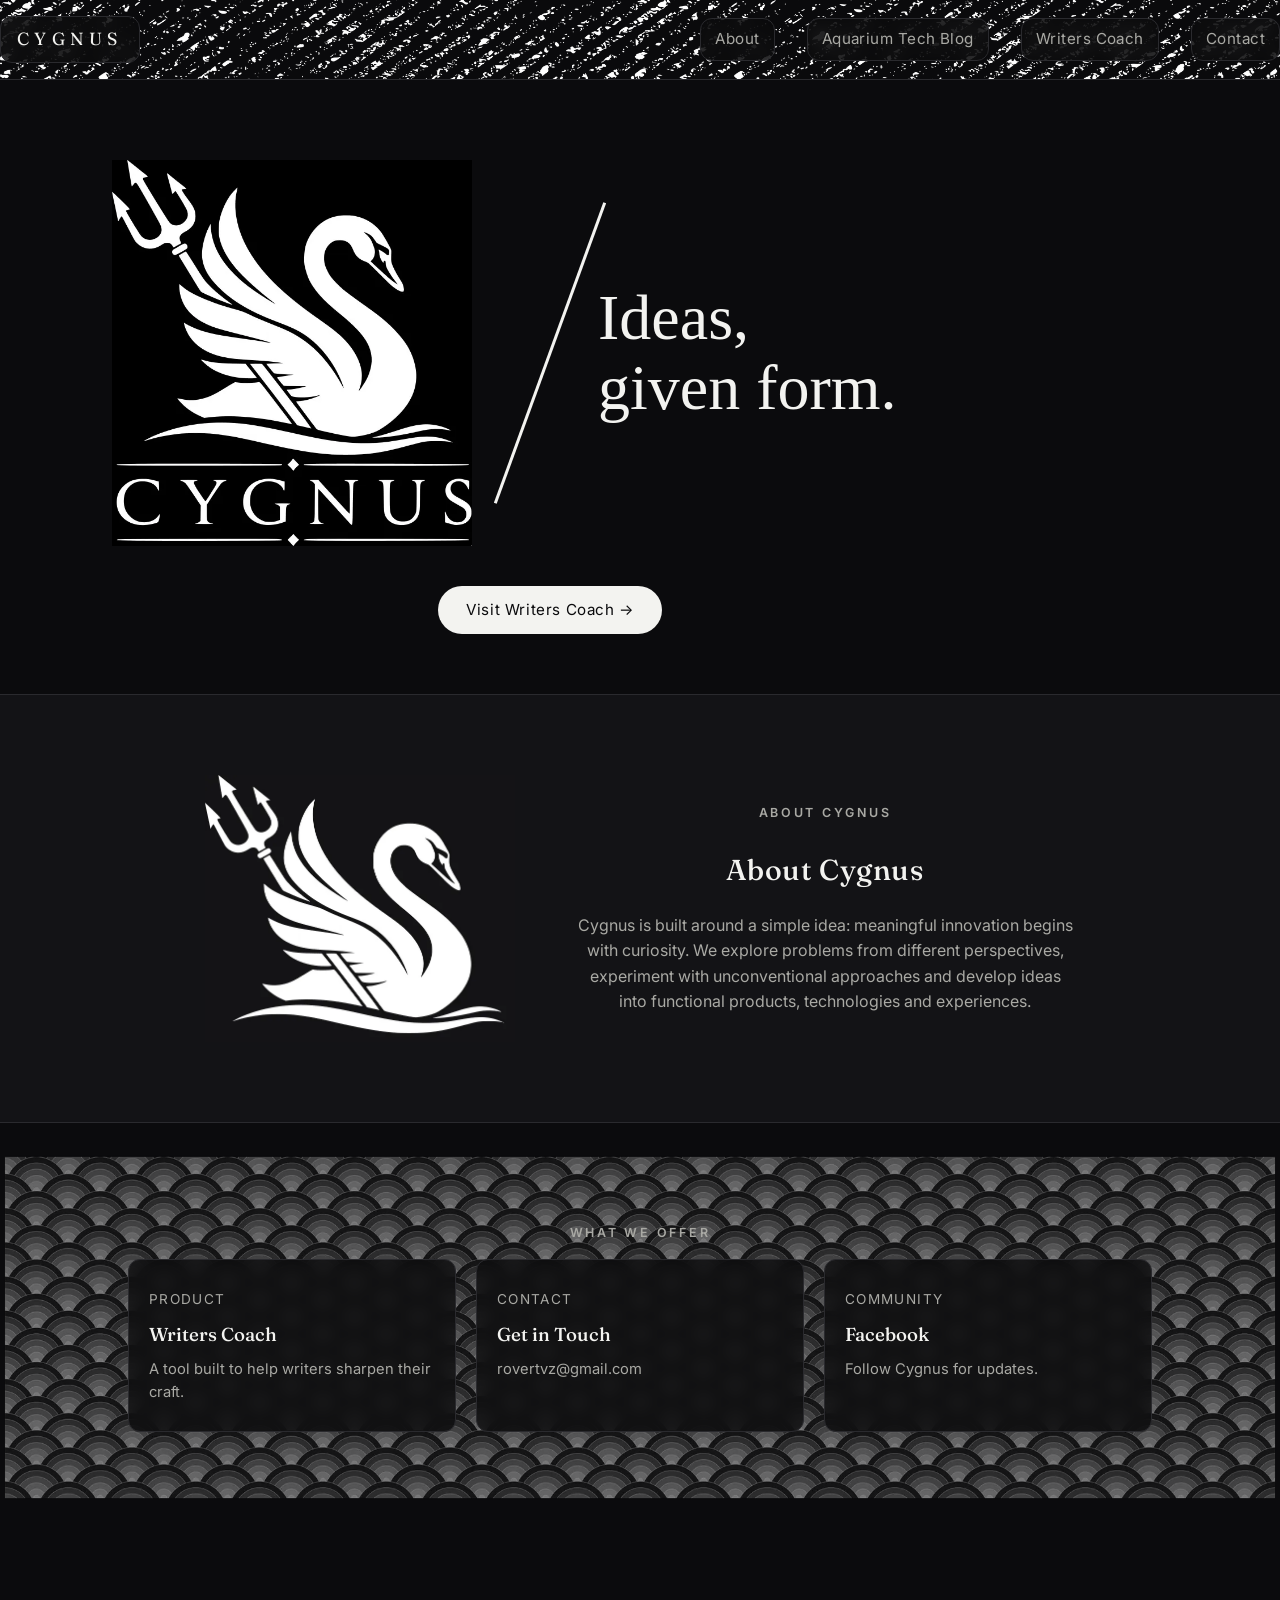
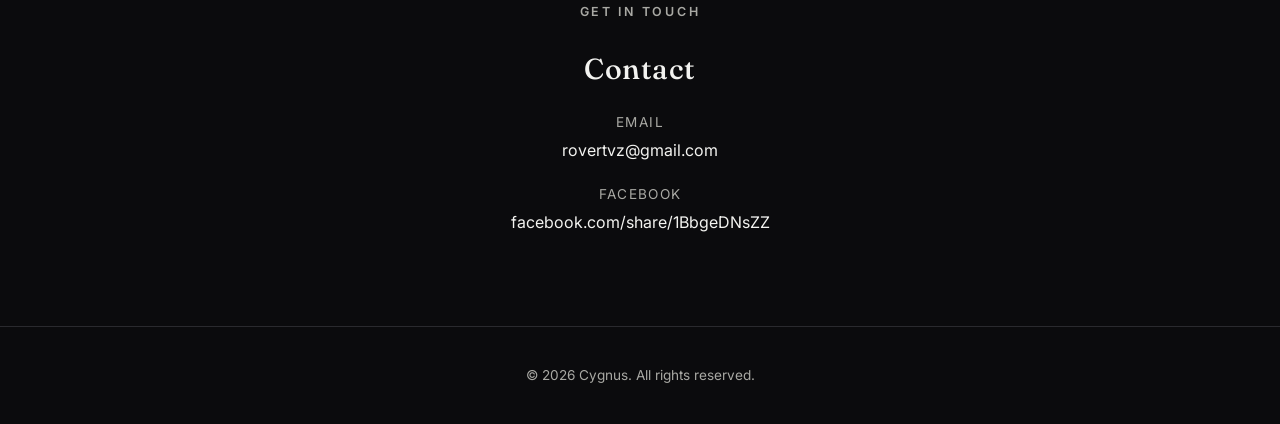
<file: index.html>
<!DOCTYPE html>
<html lang="en">
<head>
<meta charset="UTF-8">
<meta name="viewport" content="width=device-width, initial-scale=1.0">
<title>Cygnus</title>
<link rel="icon" type="image/png" href="favicon.png">
<link rel="preconnect" href="https://fonts.googleapis.com">
<link rel="preconnect" href="https://fonts.gstatic.com" crossorigin>
<link href="https://fonts.googleapis.com/css2?family=Cinzel:wght@500;600&family=Fraunces:opsz,wght@9..144,400;9..144,500;9..144,600&family=Inter:wght@400;500;600&family=Playfair+Display:ital,wght@0,500;0,600;1,400&family=Space+Mono:ital,wght@0,400;0,700;1,400&family=Syne:wght@500;700&display=swap" rel="stylesheet">
<link rel="stylesheet" href="style.css">
</head>
<body>

<header class="site-header">
  <img class="header-image" src="tyre-marks.webp" alt="" width="2400" height="158">
  <div class="container header-inner">
    <div class="header-brand-group">
      <span class="brand">CYGNUS</span>
    </div>
    <nav>
      <a href="#about">About</a>
      <a href="blog.html">Aquarium Tech Blog</a>
      <a href="#coach">Writers Coach</a>
      <a href="#contact">Contact</a>
    </nav>
  </div>
</header>

<main>
  <section class="hero">
    <div class="container hero-inner">
      <div class="hero-row">
        <div class="logo-frame">
          <img class="logo" src="white swan.webp" alt="Cygnus logo" width="720" height="773">
        </div>
        <span class="hero-divider"></span>
        <h1 class="hero-title">
          <span class="tw-line"><span class="typewriter line-1">Ideas,</span></span>
          <span class="tw-line"><span class="typewriter line-2">given form.</span></span>
        </h1>
      </div>
      <a class="coach-link" id="coach" href="https://writers-coach-vsc.vercel.app/" target="_blank" rel="noopener noreferrer">
        Visit Writers Coach &rarr;
      </a>
    </div>
  </section>

  <section id="about" class="about">
    <div class="container about-inner">
      <div class="about-visual">
        <img src="swan no title.webp" alt="Cygnus swan emblem" width="720" height="773" loading="lazy">
      </div>
      <div class="about-copy">
        <span class="eyebrow">ABOUT CYGNUS</span>
        <h2>About Cygnus</h2>
        <p>
          Cygnus is built around a simple idea: meaningful innovation begins with curiosity.
          We explore problems from different perspectives, experiment with unconventional
          approaches and develop ideas into functional products, technologies and experiences.
        </p>
      </div>
    </div>
  </section>

  <section class="highlights">
    <div class="container">
      <span class="eyebrow center">WHAT WE OFFER</span>
      <div class="card-grid">
        <a class="card" href="https://writers-coach-vsc.vercel.app/" target="_blank" rel="noopener noreferrer">
          <span class="label">Product</span>
          <h3>Writers Coach</h3>
          <p>A tool built to help writers sharpen their craft.</p>
        </a>
        <a class="card" href="mailto:rovertvz@gmail.com">
          <span class="label">Contact</span>
          <h3>Get in Touch</h3>
          <p>rovertvz@gmail.com</p>
        </a>
        <a class="card" href="https://facebook.com/share/1BbgeDNsZZ/" target="_blank" rel="noopener noreferrer">
          <span class="label">Community</span>
          <h3>Facebook</h3>
          <p>Follow Cygnus for updates.</p>
        </a>
      </div>
    </div>
  </section>

  <section id="contact" class="contact">
    <div class="container">
      <span class="eyebrow center">GET IN TOUCH</span>
      <h2>Contact</h2>
      <ul class="contact-list">
        <li>
          <span class="label">Email</span>
          <a href="mailto:rovertvz@gmail.com">rovertvz@gmail.com</a>
        </li>
        <li>
          <span class="label">Facebook</span>
          <a href="https://facebook.com/share/1BbgeDNsZZ/" target="_blank" rel="noopener noreferrer">
            facebook.com/share/1BbgeDNsZZ
          </a>
        </li>
      </ul>
    </div>
  </section>
</main>

<footer class="site-footer">
  <div class="container">
    <p>&copy; <span id="year"></span> Cygnus. All rights reserved.</p>
  </div>
</footer>

<script src="script.js"></script>
</body>
</html>
</file>
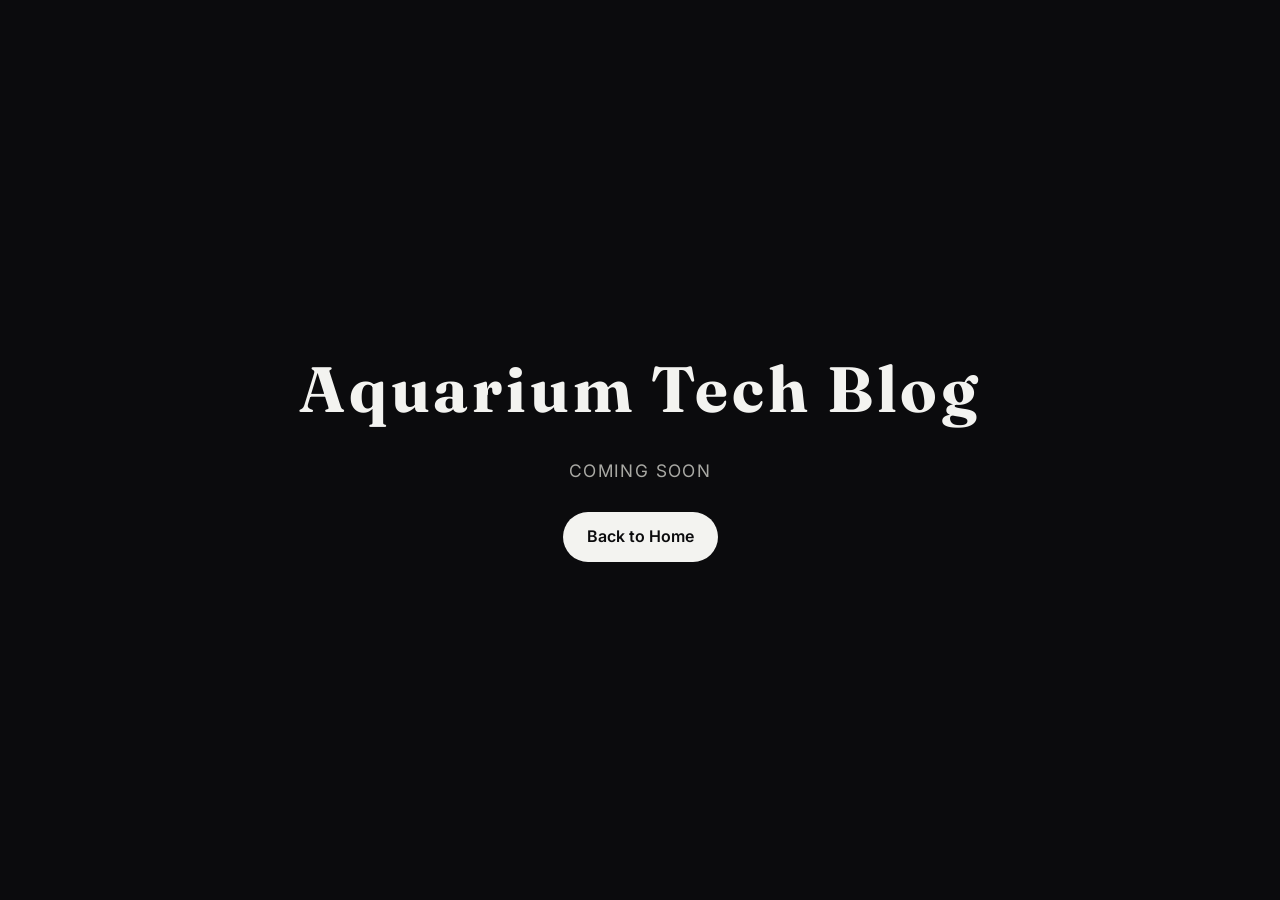
<file: blog.html>
<!DOCTYPE html>
<html lang="en">
<head>
  <meta charset="UTF-8">
  <meta name="viewport" content="width=device-width, initial-scale=1.0">
  <title>Aquarium Tech Blog</title>
  <link rel="preconnect" href="https://fonts.googleapis.com">
  <link rel="preconnect" href="https://fonts.gstatic.com" crossorigin>
  <link href="https://fonts.googleapis.com/css2?family=Cinzel:wght@500;600&family=Fraunces:opsz,wght@9..144,400;9..144,500;9..144,600&family=Inter:wght@400;500;600&family=Playfair+Display:ital,wght@0,500;0,600;1,400&family=Space+Mono:ital,wght@0,400;0,700;1,400&family=Syne:wght@500;700&display=swap" rel="stylesheet">
  <link rel="stylesheet" href="style.css">
  <style>
    body {
      min-height: 100vh;
      display: flex;
      align-items: center;
      justify-content: center;
      background: var(--bg);
      color: var(--text);
      margin: 0;
      font-family: var(--font-body);
    }

    .blog-page {
      text-align: center;
      padding: 48px 24px;
    }

    .blog-page h1 {
      font-family: var(--font-display);
      font-size: clamp(2.4rem, 5vw, 4.5rem);
      letter-spacing: 0.06em;
      margin: 0 0 16px;
    }

    .blog-page p {
      margin: 0;
      color: var(--muted);
      font-size: 1.08rem;
      letter-spacing: 0.08em;
      text-transform: uppercase;
    }

    .blog-page a {
      display: inline-block;
      margin-top: 28px;
      color: var(--bg);
      background: var(--text);
      text-decoration: none;
      border-radius: 999px;
      padding: 12px 24px;
      font-weight: 600;
    }
  </style>
</head>
<body>
  <main class="blog-page">
    <h1>Aquarium Tech Blog</h1>
    <p>Coming soon</p>
    <a href="index.html">Back to Home</a>
  </main>
</body>
</html>
</file>
<file: style.css>
:root {
  --bg: #0b0b0d;
  --bg-alt: #131316;
  --text: #f3f3f0;
  --muted: #a9a9a4;
  --accent: #f3f3f0;
  --border: #2a2a2e;
  --font-display: 'Fraunces', 'Georgia', serif;
  --font-body: 'Inter', 'Helvetica Neue', sans-serif;
}

* {
  box-sizing: border-box;
}

html {
  scroll-behavior: smooth;
}

body {
  margin: 0;
  font-family: var(--font-body);
  background: var(--bg);
  color: var(--text);
  line-height: 1.6;
}

.eyebrow {
  display: block;
  font-size: 0.78rem;
  font-weight: 600;
  letter-spacing: 0.22em;
  text-transform: uppercase;
  color: var(--muted);
  margin-bottom: 16px;
}

.eyebrow.center {
  text-align: center;
}

.site-header {
  position: relative;
  z-index: 10;
  isolation: isolate;
  overflow: hidden;
  height: 80px;
  background: rgba(11, 11, 13, 0.58);
  backdrop-filter: blur(6px);
  border-bottom: 1px solid var(--border);
}

.header-image {
  position: absolute;
  inset: 0;
  z-index: 0;
  display: block;
  width: 100%;
  height: 100%;
  object-fit: cover;
  object-position: center;
  filter: invert(1) brightness(1.15);
  pointer-events: none;
}

.header-inner {
  display: flex;
  align-items: center;
  justify-content: space-between;
  position: relative;
  z-index: 1;
  height: 100%;
  padding-top: 18px;
  padding-bottom: 18px;
}

.header-brand-group {
  display: flex;
  align-items: center;
  gap: 18px;
  min-width: 0;
}

.brand {
  display: inline-block;
  padding: 8px 16px;
  background: rgba(11, 11, 13, 0.82);
  backdrop-filter: blur(8px);
  -webkit-backdrop-filter: blur(8px);
  border: 1px solid var(--border);
  border-radius: 12px;
  font-family: var(--font-display);
  letter-spacing: 0.3em;
  font-size: 1.1rem;
  flex-shrink: 0;
}

nav a {
  display: inline-block;
  padding: 8px 14px;
  background: rgba(11, 11, 13, 0.82);
  backdrop-filter: blur(8px);
  -webkit-backdrop-filter: blur(8px);
  border: 1px solid var(--border);
  border-radius: 12px;
  color: var(--muted);
  text-decoration: none;
  margin-left: 28px;
  font-size: 0.95rem;
  letter-spacing: 0.03em;
  transition: color 0.2s ease, border-color 0.2s ease, transform 0.2s ease, background 0.2s ease;
}

nav a:hover {
  background: rgba(19, 19, 22, 0.92);
  color: var(--text);
  border-color: var(--muted);
  transform: translateY(-2px);
}

/* Hero */
.hero {
  padding: 80px 0 60px;
  text-align: center;
}

.hero .container {
  max-width: 1100px;
}

.hero-inner {
  display: flex;
  flex-direction: column;
  align-items: center;
}

.hero-row {
  position: relative;
  display: grid;
  grid-template-columns: minmax(0, 1fr) minmax(0, 1fr);
  align-items: center;
  width: 100%;
  max-width: 1200px;
  margin: 0 auto 40px;
  min-height: 280px;
}

.logo-frame {
  display: flex;
  justify-content: flex-end;
  padding-right: 78px;
  width: 100%;
  min-width: 0;
  flex-shrink: 0;
  box-sizing: border-box;
}

.logo {
  width: 100%;
  max-width: 360px;
  height: auto;
  filter: none;
  display: block;
}

.hero-divider {
  position: absolute;
  left: 50%;
  top: 50%;
  width: 3px;
  height: 320px;
  max-height: 60vh;
  background: var(--text);
  transform: translate(-50%, -50%) rotate(20deg);
  pointer-events: none;
}

.hero-title {
  font-weight: 500;
  font-size: clamp(2.1rem, 5vw, 5rem);
  line-height: 1.1;
  margin: 0;
  padding-left: 48px;
  text-align: left;
  display: flex;
  flex-direction: column;
  justify-content: center;
  align-items: flex-start;
  min-width: 0;
  width: min(100%, 660px);
  box-sizing: border-box;
  overflow: hidden;
  transition: font-size 0.2s ease;
}

.tw-line {
  display: block;
  white-space: nowrap;
  min-width: 0;
}

.typewriter {
  display: inline-block;
  overflow: hidden;
  white-space: nowrap;
  border-right: 0.12em solid transparent;
  box-sizing: border-box;
  vertical-align: bottom;
  width: auto;
  max-width: 100%;
}

.typewriter.line-1 {
  animation:
    typing-line1 6s steps(6, end) infinite,
    caret-line1 6s step-end infinite;
}

.typewriter.line-2 {
  animation:
    typing-line2 6s steps(11, end) infinite,
    caret-line2 6s step-end infinite;
}

/* Line 1: types out (0-20%), stays full (20-75%), erases (75-90%), stays 0 (90-100%) */
@keyframes typing-line1 {
  0% {
    width: 0;
  }
  20%, 75% {
    width: 100%;
  }
  90%, 100% {
    width: 0;
  }
}

/* Caret for Line 1: blinks during line 1 typing, then turns off while line 2 types, blinks again when deleting */
@keyframes caret-line1 {
  0%, 10% {
    border-color: var(--text);
  }
  5%, 15% {
    border-color: transparent;
  }
  20%, 74% {
    border-color: transparent;
  }
  75%, 85% {
    border-color: var(--text);
  }
  80%, 90% {
    border-color: transparent;
  }
  91%, 100% {
    border-color: transparent;
  }
}

/* Line 2: waits at 0 (0-22%), types out (22-45%), stays full (45-75%), erases (75-90%), stays 0 (90-100%) */
@keyframes typing-line2 {
  0%, 22% {
    width: 0;
  }
  45%, 75% {
    width: 100%;
  }
  90%, 100% {
    width: 0;
  }
}

/* Caret for Line 2: off early, blinks while typing and dwelling, turns off on delete */
@keyframes caret-line2 {
  0%, 21% {
    border-color: transparent;
  }
  22%, 30%, 38%, 46%, 54%, 62%, 70% {
    border-color: var(--text);
  }
  26%, 34%, 42%, 50%, 58%, 66%, 74% {
    border-color: transparent;
  }
  75%, 100% {
    border-color: transparent;
  }
}

@media (max-width: 700px) {
  .hero-row {
    display: flex;
    flex-direction: column;
    text-align: center;
    gap: 24px;
    min-height: auto;
  }

  .logo-frame {
    justify-content: center;
    padding-right: 0;
  }

  .logo {
    max-width: 260px;
  }

  .hero-title {
    padding-left: 0;
    align-items: center;
    width: 100%;
    max-width: 100%;
    font-size: clamp(2rem, 9vw, 3.2rem);
  }

  .tw-line {
    white-space: normal;
  }

  .hero-divider {
    display: none;
  }
}

.coach-link {
  display: inline-block;
  color: var(--bg);
  background: var(--text);
  text-decoration: none;
  font-size: 0.95rem;
  letter-spacing: 0.04em;
  border-radius: 999px;
  padding: 12px 28px;
  transition: opacity 0.2s ease, transform 0.2s ease;
}

.coach-link:hover {
  opacity: 0.85;
  transform: translateY(-1px);
}

/* Sections */
section h2 {
  font-family: var(--font-display);
  font-weight: 500;
  letter-spacing: 0.02em;
  font-size: 1.8rem;
  margin-bottom: 20px;
  text-align: center;
}

.about {
  background: var(--bg-alt);
  padding: 80px 0;
  border-top: 1px solid var(--border);
  border-bottom: 1px solid var(--border);
}

.about-inner {
  display: flex;
  align-items: center;
  justify-content: center;
  gap: 60px;
}

.about-visual {
  flex: 0 0 310px;
  display: flex;
  align-items: center;
  justify-content: center;
}

.about-visual img {
  display: block;
  width: min(100%, 380px);
  max-width: 100%;
  height: auto;
  filter: none;
}

.about-copy {
  flex: 0 1 500px;
  min-width: 0;
  overflow-wrap: anywhere;
  text-align: center;
}

.about-copy h2 {
  text-align: center;
}

.about-copy p {
  margin: 0;
  color: var(--muted);
  overflow-wrap: anywhere;
}

@media (max-width: 700px) {
  .about-inner {
    flex-direction: column;
    gap: 32px;
    text-align: center;
  }

  .about-visual {
    margin-left: 0;
  }

  .about-copy h2 {
    text-align: center;
  }
}

/* Highlights */
.highlights {
  position: relative;
  padding: 100px 0;
  overflow: hidden;
  z-index: 1;
}

.highlights::before {
  content: "";
  position: absolute;
  inset: 0;
  background-image: url('waves.webp');
  background-size: cover;
  background-position: center;
  background-repeat: no-repeat;
  opacity: 0.75;
  pointer-events: none;
  z-index: -1;
}

.highlights .container {
  position: relative;
  z-index: 2;
}

.card-grid {
  display: grid;
  grid-template-columns: repeat(3, 1fr);
  gap: 20px;
  width: 80%;
  margin: 0 auto;
}

.card {
  display: block;
  padding: 26px 20px;
  background: rgba(11, 11, 13, 0.82);
  backdrop-filter: blur(8px);
  -webkit-backdrop-filter: blur(8px);
  border: 1px solid var(--border);
  border-radius: 12px;
  color: var(--text);
  text-decoration: none;
  transition: border-color 0.2s ease, transform 0.2s ease, background 0.2s ease;
}

.card:hover {
  background: rgba(19, 19, 22, 0.92);
  border-color: var(--muted);
  transform: translateY(-3px);
}

.card h3 {
  font-family: var(--font-display);
  font-weight: 500;
  margin: 8px 0 8px;
}

.card p {
  margin: 0;
  color: var(--muted);
  font-size: 0.92rem;
}

@media (max-width: 700px) {
  .card-grid {
    grid-template-columns: 1fr;
  }
}

.contact {
  padding: 70px 0 90px;
}

.contact-list {
  list-style: none;
  padding: 0;
  margin: 0 auto;
  max-width: 400px;
  display: flex;
  flex-direction: column;
  gap: 20px;
}

.contact-list li {
  display: flex;
  flex-direction: column;
  align-items: center;
  gap: 4px;
}

.label {
  color: var(--muted);
  font-size: 0.85rem;
  text-transform: uppercase;
  letter-spacing: 0.1em;
}

.contact-list a {
  color: var(--text);
  text-decoration: none;
  border-bottom: 1px solid transparent;
  transition: border-color 0.2s ease;
}

.contact-list a:hover {
  border-color: var(--muted);
}

/* Footer */
.site-footer {
  border-top: 1px solid var(--border);
  padding: 24px 0;
  text-align: center;
  color: var(--muted);
  font-size: 0.85rem;
}

@media (max-width: 480px) {
  .site-header {
    height: 72px;
  }

  .brand {
    padding: 7px 10px;
    font-size: 0.85rem;
    letter-spacing: 0.2em;
  }

  nav a {
    margin-left: 6px;
    padding: 7px 9px;
    font-size: 0.78rem;
  }
  .logo {
    width: 200px;
  }
}
</file>
